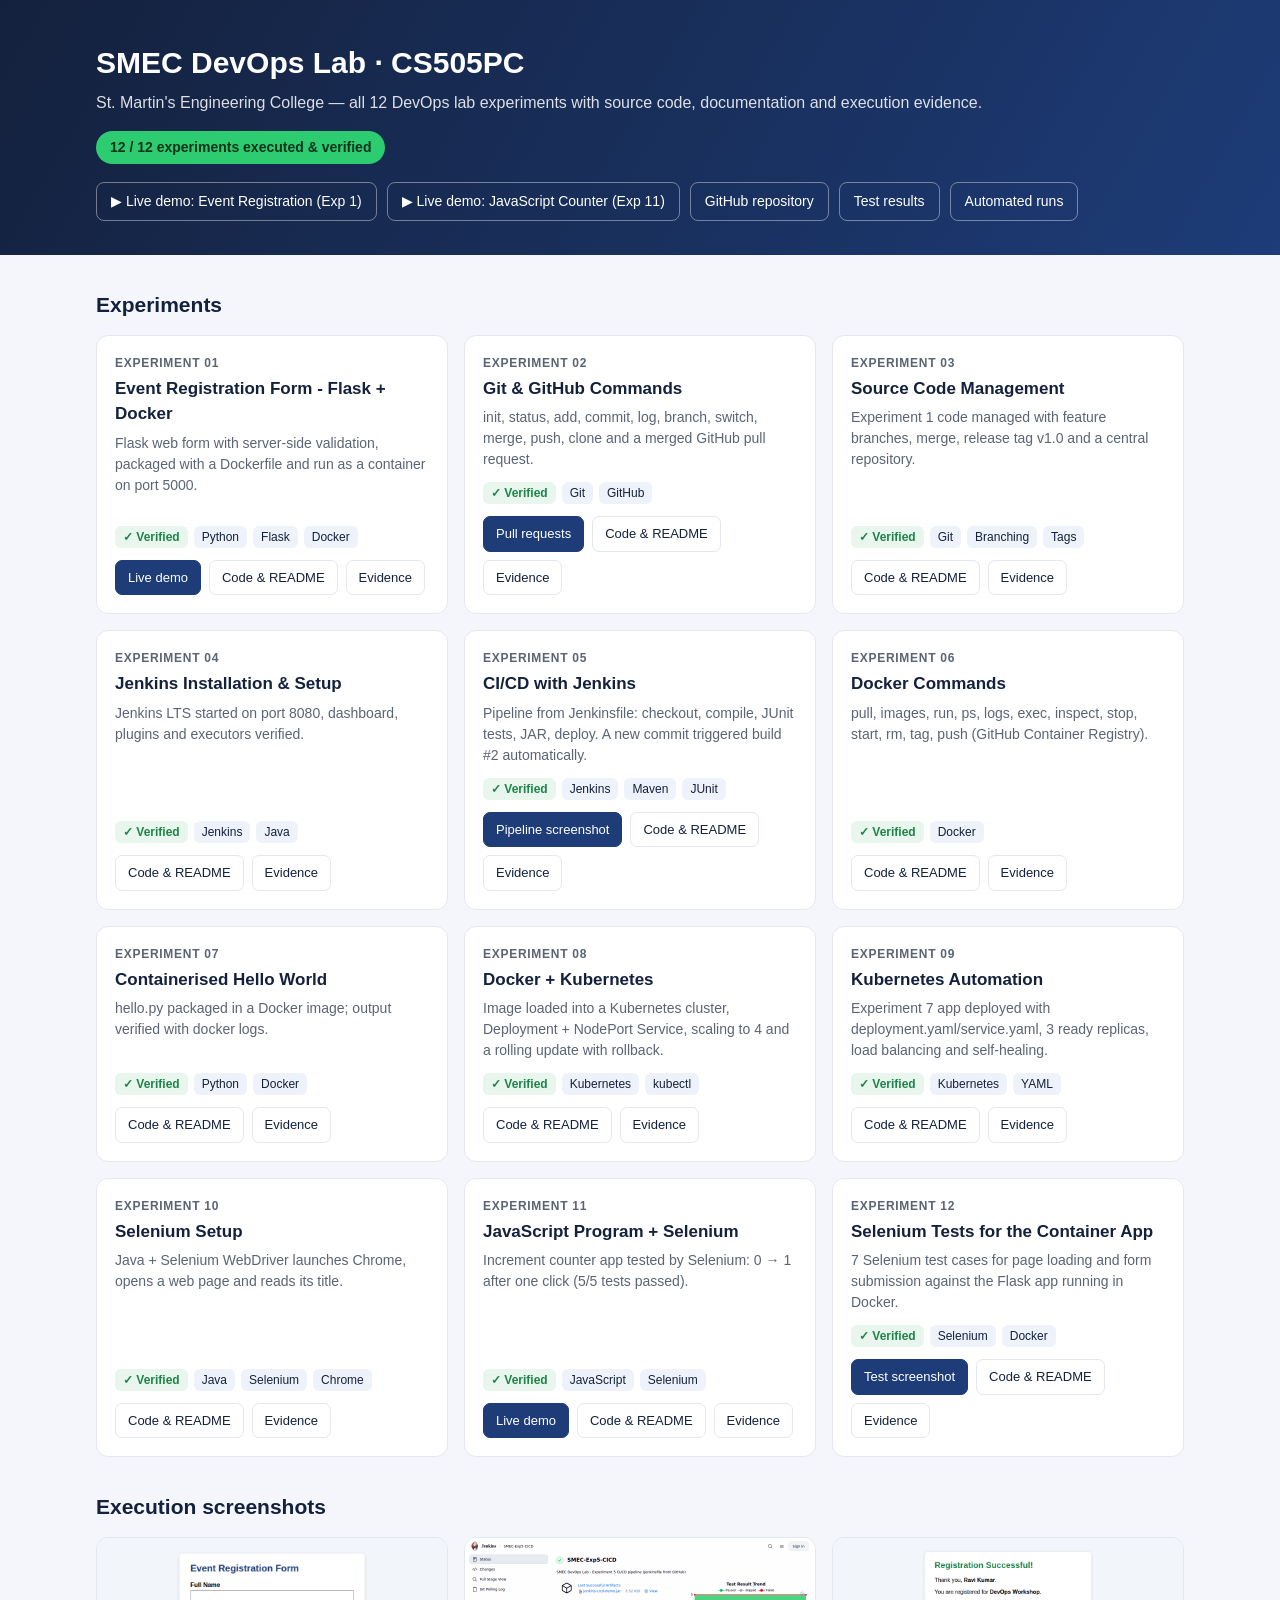
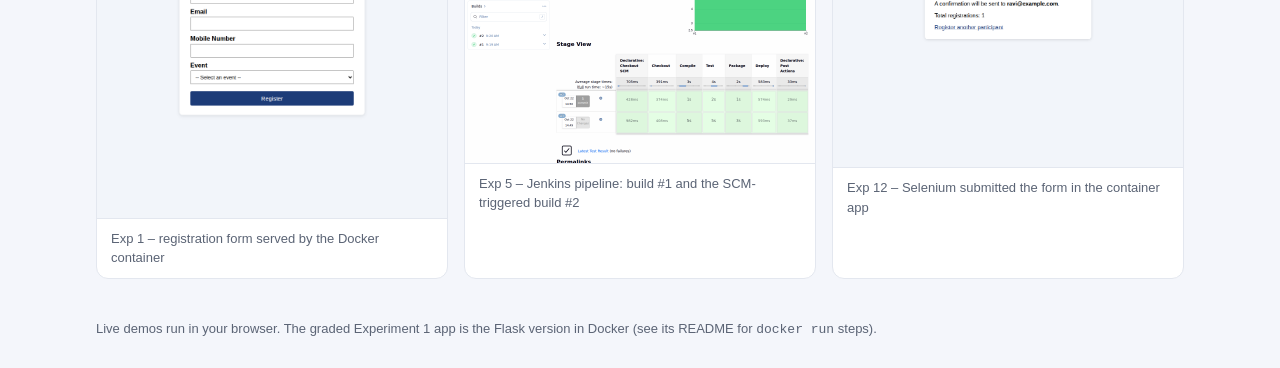
<file: docs/index.html>
<!DOCTYPE html>
<html lang="en"><head><meta charset="utf-8"><meta name="viewport" content="width=device-width,initial-scale=1">
<title>SMEC DevOps Lab - CS505PC</title><link rel="stylesheet" href="style.css"></head>
<body>
<header><div class="wrap">
  <h1>SMEC DevOps Lab &middot; CS505PC</h1>
  <p>St. Martin's Engineering College &mdash; all 12 DevOps lab experiments with source code, documentation and execution evidence.</p>
  <span class="pill">12 / 12 experiments executed &amp; verified</span>
  <div class="toplinks">
    <a href="register.html">&#9654; Live demo: Event Registration (Exp 1)</a>
    <a href="counter/index.html">&#9654; Live demo: JavaScript Counter (Exp 11)</a>
    <a href="https://github.com/kammatimanojsai-cmd/SMEC-DEVOPS-LAB-CS505PC">GitHub repository</a>
    <a href="https://github.com/kammatimanojsai-cmd/SMEC-DEVOPS-LAB-CS505PC/blob/main/CI-RESULTS.md">Test results</a>
    <a href="https://github.com/kammatimanojsai-cmd/SMEC-DEVOPS-LAB-CS505PC/actions">Automated runs</a>
  </div>
</div></header>
<main class="wrap">
<h2>Experiments</h2>
<div class="grid">
  <div class="card"><div class="num">EXPERIMENT 01</div><h3>Event Registration Form - Flask + Docker</h3><p>Flask web form with server-side validation, packaged with a Dockerfile and run as a container on port 5000.</p>
    <div class="tags"><span class="tag ok">&#10003; Verified</span><span class="tag">Python</span><span class="tag">Flask</span><span class="tag">Docker</span></div>
    <div class="links"><a class="btn primary" href="register.html">Live demo</a><a class="btn" href="https://github.com/kammatimanojsai-cmd/SMEC-DEVOPS-LAB-CS505PC/tree/main/Experiment-01-Flask-Registration">Code &amp; README</a><a class="btn" href="https://github.com/kammatimanojsai-cmd/SMEC-DEVOPS-LAB-CS505PC/tree/main/Experiment-01-Flask-Registration/evidence">Evidence</a></div></div>
  <div class="card"><div class="num">EXPERIMENT 02</div><h3>Git &amp; GitHub Commands</h3><p>init, status, add, commit, log, branch, switch, merge, push, clone and a merged GitHub pull request.</p>
    <div class="tags"><span class="tag ok">&#10003; Verified</span><span class="tag">Git</span><span class="tag">GitHub</span></div>
    <div class="links"><a class="btn primary" href="https://github.com/kammatimanojsai-cmd/SMEC-DEVOPS-LAB-CS505PC/pulls?q=is%3Apr+is%3Aclosed">Pull requests</a><a class="btn" href="https://github.com/kammatimanojsai-cmd/SMEC-DEVOPS-LAB-CS505PC/tree/main/Experiment-02-Git-Commands">Code &amp; README</a><a class="btn" href="https://github.com/kammatimanojsai-cmd/SMEC-DEVOPS-LAB-CS505PC/tree/main/Experiment-02-Git-Commands/evidence">Evidence</a></div></div>
  <div class="card"><div class="num">EXPERIMENT 03</div><h3>Source Code Management</h3><p>Experiment 1 code managed with feature branches, merge, release tag v1.0 and a central repository.</p>
    <div class="tags"><span class="tag ok">&#10003; Verified</span><span class="tag">Git</span><span class="tag">Branching</span><span class="tag">Tags</span></div>
    <div class="links"><a class="btn" href="https://github.com/kammatimanojsai-cmd/SMEC-DEVOPS-LAB-CS505PC/tree/main/Experiment-03-Source-Code-Management">Code &amp; README</a><a class="btn" href="https://github.com/kammatimanojsai-cmd/SMEC-DEVOPS-LAB-CS505PC/tree/main/Experiment-03-Source-Code-Management/evidence">Evidence</a></div></div>
  <div class="card"><div class="num">EXPERIMENT 04</div><h3>Jenkins Installation &amp; Setup</h3><p>Jenkins LTS started on port 8080, dashboard, plugins and executors verified.</p>
    <div class="tags"><span class="tag ok">&#10003; Verified</span><span class="tag">Jenkins</span><span class="tag">Java</span></div>
    <div class="links"><a class="btn" href="https://github.com/kammatimanojsai-cmd/SMEC-DEVOPS-LAB-CS505PC/tree/main/Experiment-04-Jenkins-Setup">Code &amp; README</a><a class="btn" href="https://github.com/kammatimanojsai-cmd/SMEC-DEVOPS-LAB-CS505PC/tree/main/Experiment-04-Jenkins-Setup/evidence">Evidence</a></div></div>
  <div class="card"><div class="num">EXPERIMENT 05</div><h3>CI/CD with Jenkins</h3><p>Pipeline from Jenkinsfile: checkout, compile, JUnit tests, JAR, deploy. A new commit triggered build #2 automatically.</p>
    <div class="tags"><span class="tag ok">&#10003; Verified</span><span class="tag">Jenkins</span><span class="tag">Maven</span><span class="tag">JUnit</span></div>
    <div class="links"><a class="btn primary" href="assets/jenkins-stage-view.png">Pipeline screenshot</a><a class="btn" href="https://github.com/kammatimanojsai-cmd/SMEC-DEVOPS-LAB-CS505PC/tree/main/Experiment-05-Jenkins-CICD">Code &amp; README</a><a class="btn" href="https://github.com/kammatimanojsai-cmd/SMEC-DEVOPS-LAB-CS505PC/tree/main/Experiment-05-Jenkins-CICD/evidence/github-actions">Evidence</a></div></div>
  <div class="card"><div class="num">EXPERIMENT 06</div><h3>Docker Commands</h3><p>pull, images, run, ps, logs, exec, inspect, stop, start, rm, tag, push (GitHub Container Registry).</p>
    <div class="tags"><span class="tag ok">&#10003; Verified</span><span class="tag">Docker</span></div>
    <div class="links"><a class="btn" href="https://github.com/kammatimanojsai-cmd/SMEC-DEVOPS-LAB-CS505PC/tree/main/Experiment-06-Docker-Commands">Code &amp; README</a><a class="btn" href="https://github.com/kammatimanojsai-cmd/SMEC-DEVOPS-LAB-CS505PC/tree/main/Experiment-06-Docker-Commands/evidence">Evidence</a></div></div>
  <div class="card"><div class="num">EXPERIMENT 07</div><h3>Containerised Hello World</h3><p>hello.py packaged in a Docker image; output verified with docker logs.</p>
    <div class="tags"><span class="tag ok">&#10003; Verified</span><span class="tag">Python</span><span class="tag">Docker</span></div>
    <div class="links"><a class="btn" href="https://github.com/kammatimanojsai-cmd/SMEC-DEVOPS-LAB-CS505PC/tree/main/Experiment-07-Docker-Application">Code &amp; README</a><a class="btn" href="https://github.com/kammatimanojsai-cmd/SMEC-DEVOPS-LAB-CS505PC/tree/main/Experiment-07-Docker-Application/evidence">Evidence</a></div></div>
  <div class="card"><div class="num">EXPERIMENT 08</div><h3>Docker + Kubernetes</h3><p>Image loaded into a Kubernetes cluster, Deployment + NodePort Service, scaling to 4 and a rolling update with rollback.</p>
    <div class="tags"><span class="tag ok">&#10003; Verified</span><span class="tag">Kubernetes</span><span class="tag">kubectl</span></div>
    <div class="links"><a class="btn" href="https://github.com/kammatimanojsai-cmd/SMEC-DEVOPS-LAB-CS505PC/tree/main/Experiment-08-Docker-Kubernetes">Code &amp; README</a><a class="btn" href="https://github.com/kammatimanojsai-cmd/SMEC-DEVOPS-LAB-CS505PC/tree/main/Experiment-08-Docker-Kubernetes/evidence/github-actions">Evidence</a></div></div>
  <div class="card"><div class="num">EXPERIMENT 09</div><h3>Kubernetes Automation</h3><p>Experiment 7 app deployed with deployment.yaml/service.yaml, 3 ready replicas, load balancing and self-healing.</p>
    <div class="tags"><span class="tag ok">&#10003; Verified</span><span class="tag">Kubernetes</span><span class="tag">YAML</span></div>
    <div class="links"><a class="btn" href="https://github.com/kammatimanojsai-cmd/SMEC-DEVOPS-LAB-CS505PC/tree/main/Experiment-09-Kubernetes-Automation">Code &amp; README</a><a class="btn" href="https://github.com/kammatimanojsai-cmd/SMEC-DEVOPS-LAB-CS505PC/tree/main/Experiment-09-Kubernetes-Automation/evidence/github-actions">Evidence</a></div></div>
  <div class="card"><div class="num">EXPERIMENT 10</div><h3>Selenium Setup</h3><p>Java + Selenium WebDriver launches Chrome, opens a web page and reads its title.</p>
    <div class="tags"><span class="tag ok">&#10003; Verified</span><span class="tag">Java</span><span class="tag">Selenium</span><span class="tag">Chrome</span></div>
    <div class="links"><a class="btn" href="https://github.com/kammatimanojsai-cmd/SMEC-DEVOPS-LAB-CS505PC/tree/main/Experiment-10-Selenium-Setup">Code &amp; README</a><a class="btn" href="https://github.com/kammatimanojsai-cmd/SMEC-DEVOPS-LAB-CS505PC/tree/main/Experiment-10-Selenium-Setup/evidence">Evidence</a></div></div>
  <div class="card"><div class="num">EXPERIMENT 11</div><h3>JavaScript Program + Selenium</h3><p>Increment counter app tested by Selenium: 0 &rarr; 1 after one click (5/5 tests passed).</p>
    <div class="tags"><span class="tag ok">&#10003; Verified</span><span class="tag">JavaScript</span><span class="tag">Selenium</span></div>
    <div class="links"><a class="btn primary" href="counter/index.html">Live demo</a><a class="btn" href="https://github.com/kammatimanojsai-cmd/SMEC-DEVOPS-LAB-CS505PC/tree/main/Experiment-11-JavaScript-Selenium">Code &amp; README</a><a class="btn" href="https://github.com/kammatimanojsai-cmd/SMEC-DEVOPS-LAB-CS505PC/tree/main/Experiment-11-JavaScript-Selenium/evidence">Evidence</a></div></div>
  <div class="card"><div class="num">EXPERIMENT 12</div><h3>Selenium Tests for the Container App</h3><p>7 Selenium test cases for page loading and form submission against the Flask app running in Docker.</p>
    <div class="tags"><span class="tag ok">&#10003; Verified</span><span class="tag">Selenium</span><span class="tag">Docker</span></div>
    <div class="links"><a class="btn primary" href="assets/selenium-success.png">Test screenshot</a><a class="btn" href="https://github.com/kammatimanojsai-cmd/SMEC-DEVOPS-LAB-CS505PC/tree/main/Experiment-12-Container-Selenium-Tests">Code &amp; README</a><a class="btn" href="https://github.com/kammatimanojsai-cmd/SMEC-DEVOPS-LAB-CS505PC/tree/main/Experiment-12-Container-Selenium-Tests/evidence">Evidence</a></div></div>
</div>
<h2>Execution screenshots</h2>
<div class="shots">
  <figure><img src="assets/register-form.png" alt="Registration form served by the Docker container"><figcaption>Exp 1 &ndash; registration form served by the Docker container</figcaption></figure>
  <figure><img src="assets/jenkins-stage-view.png" alt="Jenkins stage view"><figcaption>Exp 5 &ndash; Jenkins pipeline: build #1 and the SCM-triggered build #2</figcaption></figure>
  <figure><img src="assets/selenium-success.png" alt="Selenium test result page"><figcaption>Exp 12 &ndash; Selenium submitted the form in the container app</figcaption></figure>
</div>
<footer>Live demos run in your browser. The graded Experiment 1 app is the Flask version in Docker (see its README for <code>docker run</code> steps).</footer>
</main></body></html>
</file>
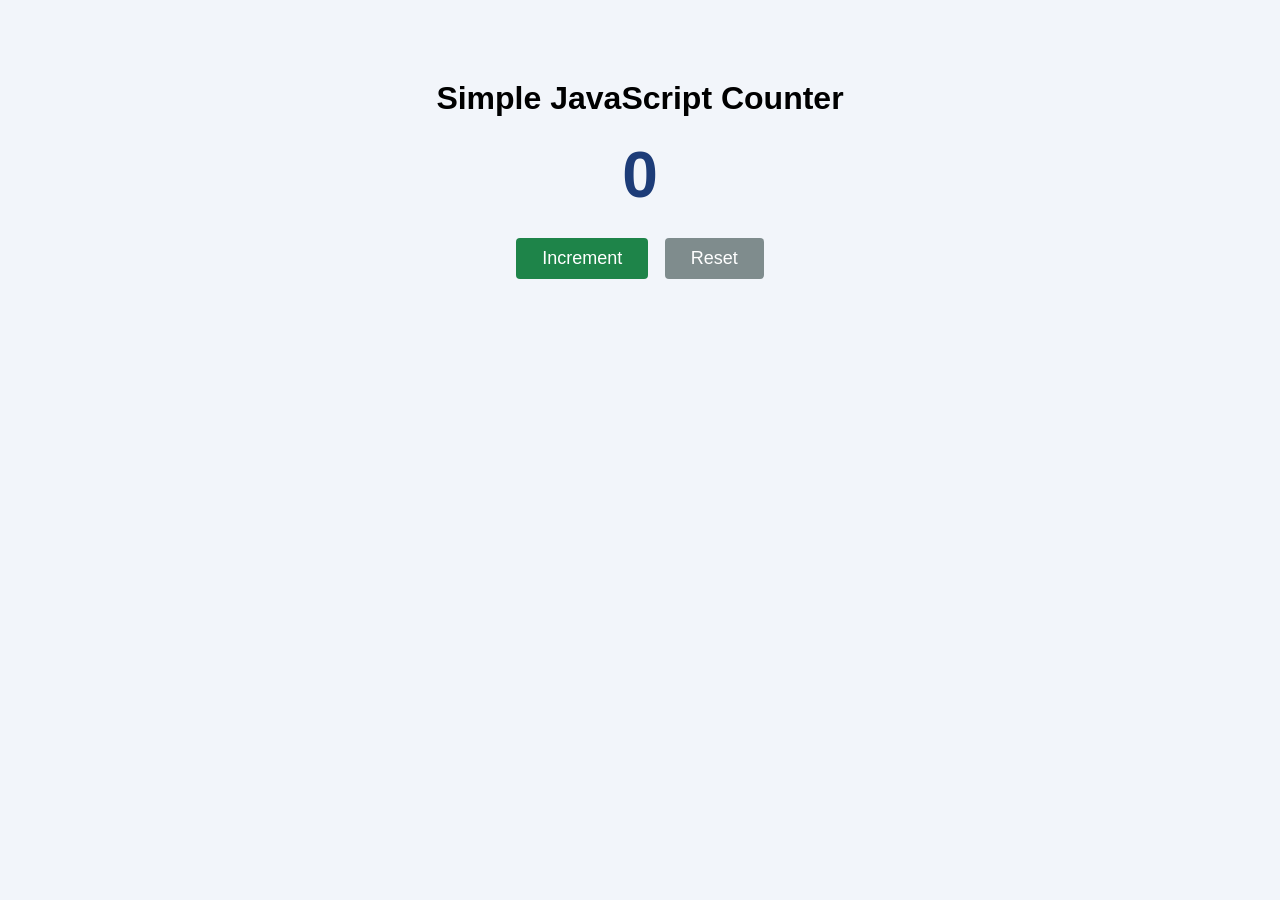
<file: docs/counter/index.html>
<!DOCTYPE html>
<html lang="en">
<head>
  <meta charset="UTF-8">
  <title>Increment Counter App</title>
  <style>
    body { font-family: Arial, sans-serif; text-align: center; margin-top: 80px; background: #f2f5fa; }
    #counter { font-size: 64px; font-weight: bold; color: #1d3c78; display: block; margin: 20px; }
    button { font-size: 18px; padding: 10px 26px; margin: 6px; border: 0; border-radius: 4px; color: #fff; cursor: pointer; }
    #incrementButton { background: #1e8449; }
    #resetButton { background: #7f8c8d; }
  </style>
</head>
<body>
  <h1>Simple JavaScript Counter</h1>
  <span id="counter">0</span>
  <button id="incrementButton">Increment</button>
  <button id="resetButton">Reset</button>
  <script src="counter.js"></script>
</body>
</html>
</file>
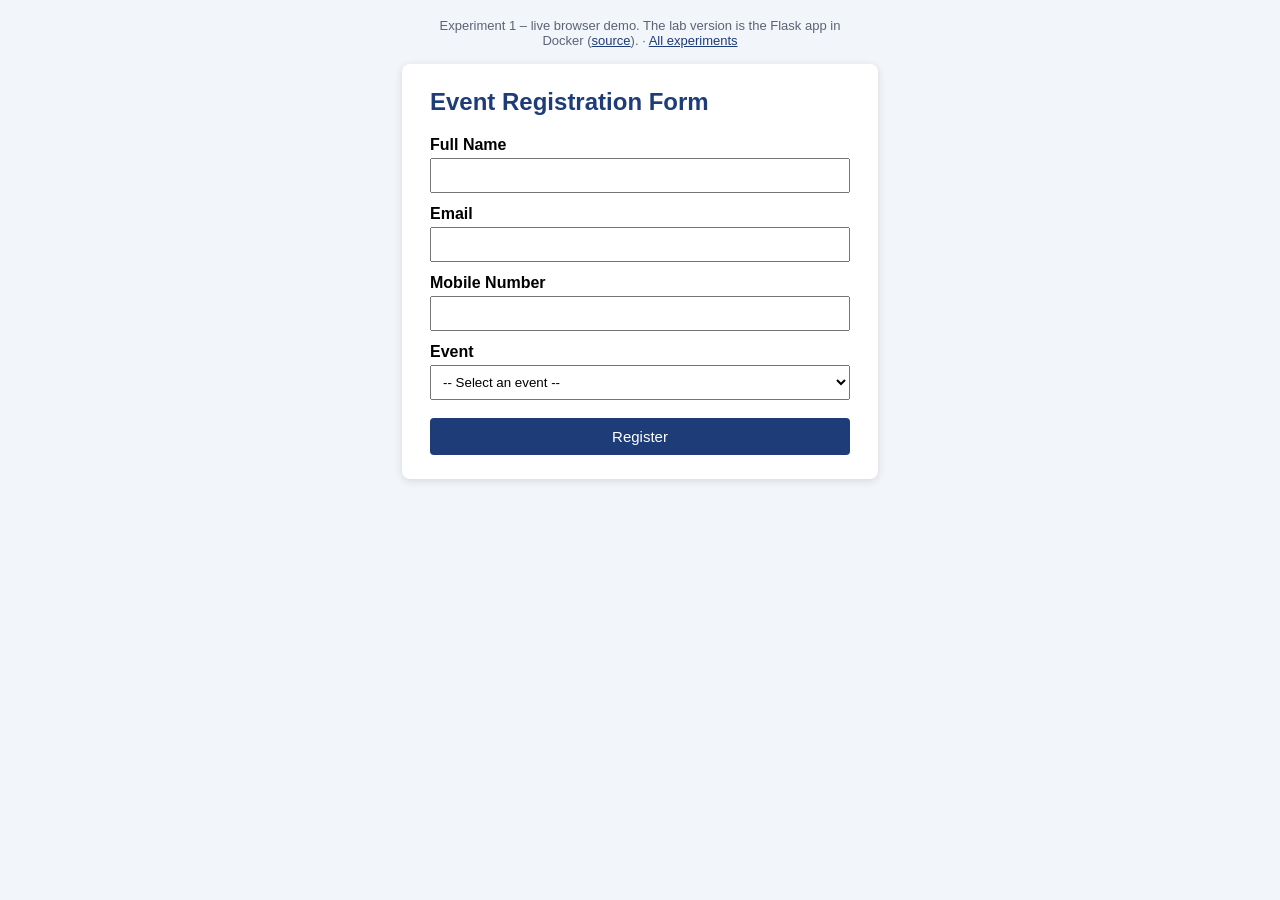
<file: docs/register.html>
<!DOCTYPE html>
<html lang="en">
<head>
  <meta charset="UTF-8"><meta name="viewport" content="width=device-width,initial-scale=1">
  <title>Event Registration</title>
  <style>
    body { font-family: Arial, sans-serif; background:#f2f5fa; margin:0; padding:0 16px; }
    .note { max-width:420px; margin:18px auto 0; font-size:13px; color:#5b6475; text-align:center }
    .card { max-width:420px; margin:16px auto 40px; background:#fff; padding:24px 28px; border-radius:8px; box-shadow:0 2px 8px rgba(0,0,0,.12); }
    h2 { margin-top:0; color:#1d3c78; }
    h2.ok { color:#1e8449; }
    label { display:block; margin-top:12px; font-weight:bold; }
    input, select { width:100%; padding:8px; margin-top:4px; box-sizing:border-box; }
    .error { color:#c0392b; font-size:13px; }
    button { margin-top:18px; width:100%; padding:10px; background:#1d3c78; color:#fff; border:0; border-radius:4px; font-size:15px; cursor:pointer; }
    a { color:#1d3c78 }
  </style>
</head>
<body>
  <p class="note">Experiment 1 &ndash; live browser demo. The lab version is the Flask app in Docker
    (<a href="https://github.com/kammatimanojsai-cmd/SMEC-DEVOPS-LAB-CS505PC/tree/main/Experiment-01-Flask-Registration">source</a>).
    &middot; <a href="index.html">All experiments</a></p>

  <div class="card" id="formCard">
    <h2>Event Registration Form</h2>
    <form id="registrationForm" novalidate>
      <label for="name">Full Name</label>
      <input type="text" id="name" name="name">
      <div class="error" id="error-name"></div>

      <label for="email">Email</label>
      <input type="email" id="email" name="email">
      <div class="error" id="error-email"></div>

      <label for="phone">Mobile Number</label>
      <input type="text" id="phone" name="phone">
      <div class="error" id="error-phone"></div>

      <label for="event">Event</label>
      <select id="event" name="event">
        <option value="">-- Select an event --</option>
        <option>DevOps Workshop</option>
        <option>Cloud Bootcamp</option>
        <option>Hackathon 2026</option>
        <option>Kubernetes Workshop</option>
      </select>
      <div class="error" id="error-event"></div>

      <button type="submit" id="submitBtn">Register</button>
    </form>
  </div>

  <div class="card" id="successCard" hidden>
    <h2 class="ok" id="successMessage">Registration Successful!</h2>
    <p>Thank you, <strong id="regName"></strong>.</p>
    <p>You are registered for <strong id="regEvent"></strong>.</p>
    <p>A confirmation will be sent to <strong id="regEmail"></strong>.</p>
    <p>Total registrations: <span id="count"></span></p>
    <a href="#" id="again">Register another participant</a>
  </div>

  <script>
    // Same rules as validate() in Experiment-01-Flask-Registration/app.py
    const EVENTS = ["DevOps Workshop", "Cloud Bootcamp", "Hackathon 2026", "Kubernetes Workshop"];
    const EMAIL_RE = /^[^@\s]+@[^@\s]+\.[^@\s]+$/;
    const PHONE_RE = /^[6-9]\d{9}$/;
    let count = 0;
    const $ = id => document.getElementById(id);

    function validate(f) {
      const e = {};
      if (f.name.length < 3) e.name = "Name must contain at least 3 characters.";
      if (!EMAIL_RE.test(f.email)) e.email = "Enter a valid email address.";
      if (!PHONE_RE.test(f.phone)) e.phone = "Enter a valid 10-digit mobile number.";
      if (!EVENTS.includes(f.event)) e.event = "Please select an event.";
      return e;
    }

    $("registrationForm").addEventListener("submit", ev => {
      ev.preventDefault();
      const f = { name: $("name").value.trim(), email: $("email").value.trim(),
                  phone: $("phone").value.trim(), event: $("event").value };
      const errors = validate(f);
      ["name", "email", "phone", "event"].forEach(k => $("error-" + k).textContent = errors[k] || "");
      if (Object.keys(errors).length) return;
      count++;
      $("regName").textContent = f.name; $("regEvent").textContent = f.event;
      $("regEmail").textContent = f.email; $("count").textContent = count;
      $("formCard").hidden = true; $("successCard").hidden = false;
    });

    $("again").addEventListener("click", ev => {
      ev.preventDefault();
      $("registrationForm").reset();
      $("successCard").hidden = true; $("formCard").hidden = false;
    });
  </script>
</body>
</html>
</file>
<file: docs/style.css>
:root{--bg:#f4f6fb;--card:#fff;--ink:#14213d;--muted:#5b6475;--line:#e3e7ef;--brand:#1d3c78;--ok:#1e8449;--okbg:#e8f6ee;--chip:#eef2fa}
*{box-sizing:border-box}
body{margin:0;font-family:Segoe UI,Arial,sans-serif;background:var(--bg);color:var(--ink);line-height:1.5}
a{color:var(--brand)}
header{background:linear-gradient(120deg,#14213d,#1d3c78);color:#fff;padding:40px 16px 34px}
.wrap{max-width:1120px;margin:0 auto;padding:0 16px}
header h1{margin:0 0 6px;font-size:30px}
header p{margin:0;opacity:.85}
.pill{display:inline-block;margin-top:16px;background:#2ecc71;color:#08331b;font-weight:700;border-radius:999px;padding:6px 14px;font-size:14px}
.toplinks{margin-top:18px;display:flex;flex-wrap:wrap;gap:10px}
.toplinks a{color:#fff;border:1px solid rgba(255,255,255,.4);border-radius:8px;padding:8px 14px;text-decoration:none;font-size:14px}
.toplinks a:hover{background:rgba(255,255,255,.12)}
h2{margin:34px 0 14px;font-size:21px}
.grid{display:grid;grid-template-columns:repeat(auto-fill,minmax(320px,1fr));gap:16px}
.card{background:var(--card);border:1px solid var(--line);border-radius:12px;padding:18px;display:flex;flex-direction:column}
.num{font-size:12px;font-weight:700;color:var(--muted);letter-spacing:.06em}
.card h3{margin:4px 0 6px;font-size:17px}
.card p{margin:0 0 12px;color:var(--muted);font-size:14px;flex:1}
.tags{display:flex;flex-wrap:wrap;gap:6px;margin-bottom:12px}
.tag{background:var(--chip);border-radius:6px;padding:2px 8px;font-size:12px}
.ok{background:var(--okbg);color:var(--ok);font-weight:700}
.links{display:flex;flex-wrap:wrap;gap:8px}
.btn{display:inline-block;text-decoration:none;font-size:13px;padding:7px 12px;border-radius:7px;border:1px solid var(--line);color:var(--ink);background:#fff}
.btn.primary{background:var(--brand);color:#fff;border-color:var(--brand)}
.btn:hover{filter:brightness(.95)}
.shots{display:grid;grid-template-columns:repeat(auto-fill,minmax(320px,1fr));gap:16px}
.shots figure{margin:0;background:#fff;border:1px solid var(--line);border-radius:12px;overflow:hidden}
.shots img{width:100%;display:block;border-bottom:1px solid var(--line)}
.shots figcaption{padding:10px 14px;font-size:13px;color:var(--muted)}
footer{margin:40px 0 30px;color:var(--muted);font-size:13px}
@media (max-width:520px){header h1{font-size:24px}.grid,.shots{grid-template-columns:1fr}}
</file>
